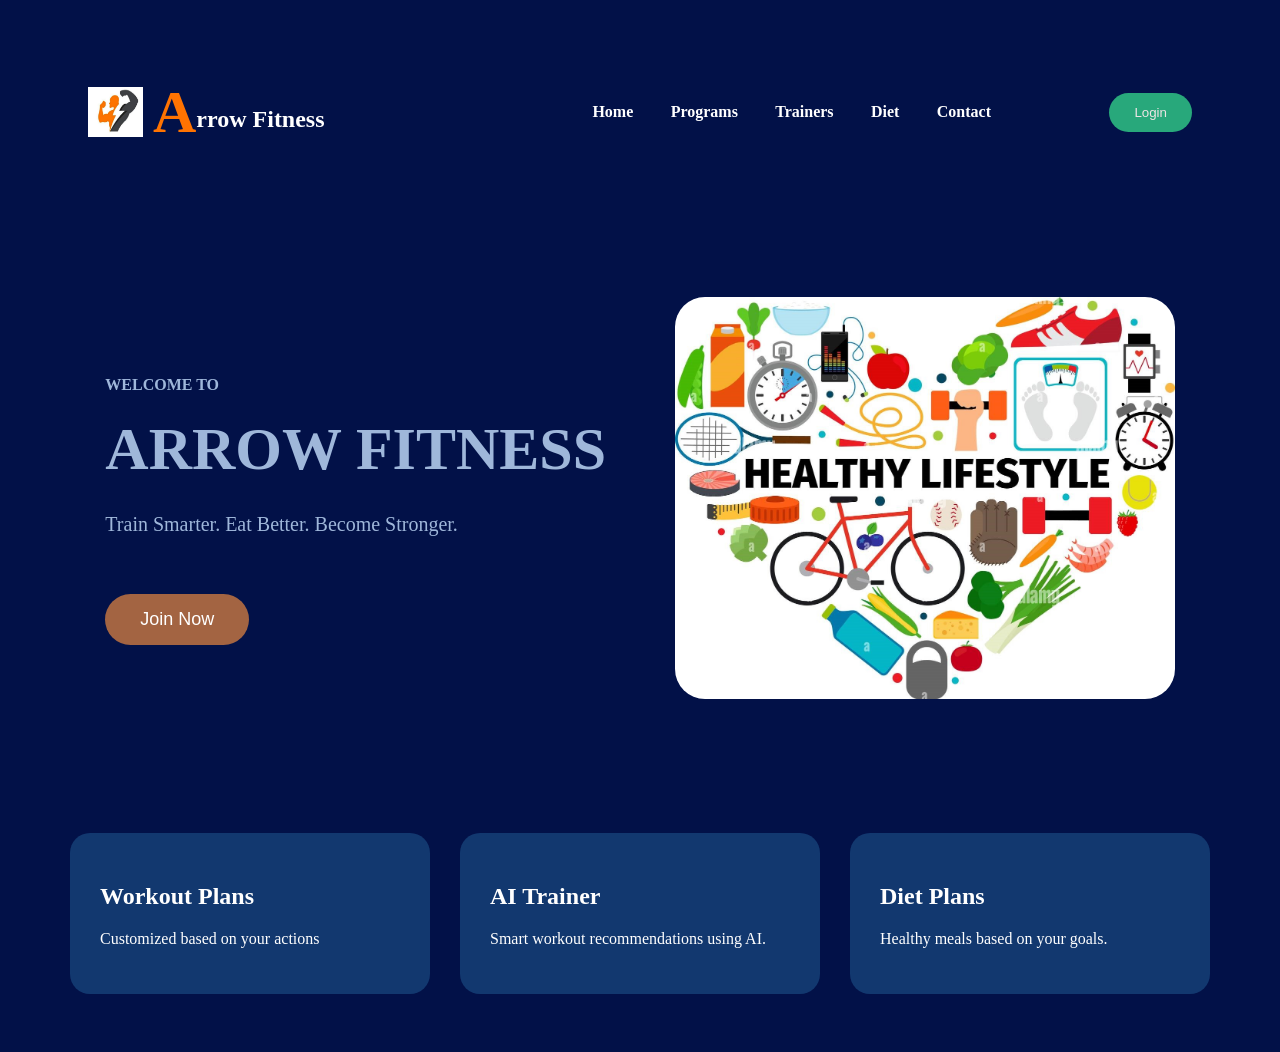
<file: index.html>
<!DOCTYPE html>
<html lang="en">
<head>
    <meta charset="UTF-8">
    <meta name="viewport" content="width=device-width, initial-scale=1.0">
    <title>Fitness Management System</title>
    <link rel="stylesheet" href="styles.css">
    <link rel="icon" href="fitness.png">
</head>
<body> 
    <header>

    <nav class="navbar">

        <div class="logo">

            <img src="fitness.png" width="50" height="50">
             <h1>A</h1>
            <h2>rrow Fitness</h2>

        </div>
        <div  class="list">

            <a href="#">Home</a>

            <a href="#">Programs</a>

            <a href="#">Trainers</a>

            <a href="#">Diet</a>

            <a href="#">Contact</a>

            </div>

        <a href="login.html"><button class="login">Login</button></a>

    </nav>

</header>
<section class="hero">

<div class="content">

<h4>WELCOME TO</h4>

<h1>ARROW FITNESS</h1>

<p>

Train Smarter.

Eat Better.

Become Stronger.

</p>

<button>

Join Now

</button>

</div>

<div class="image">

<img src="healthy.jpg">

</div>

</section>
<section class="cards">

<div class="card">

<h2>Workout Plans</h2>

<p>Customized based on your actions</p>

</div>

<div class="card">

<h2>AI Trainer</h2>

<p>Smart workout recommendations using AI.</p>

</div>

<div class="card">

<h2>Diet Plans</h2>

<p>Healthy meals based on your goals.</p>

</div>

</section>
     

</body>
</html>
</file>
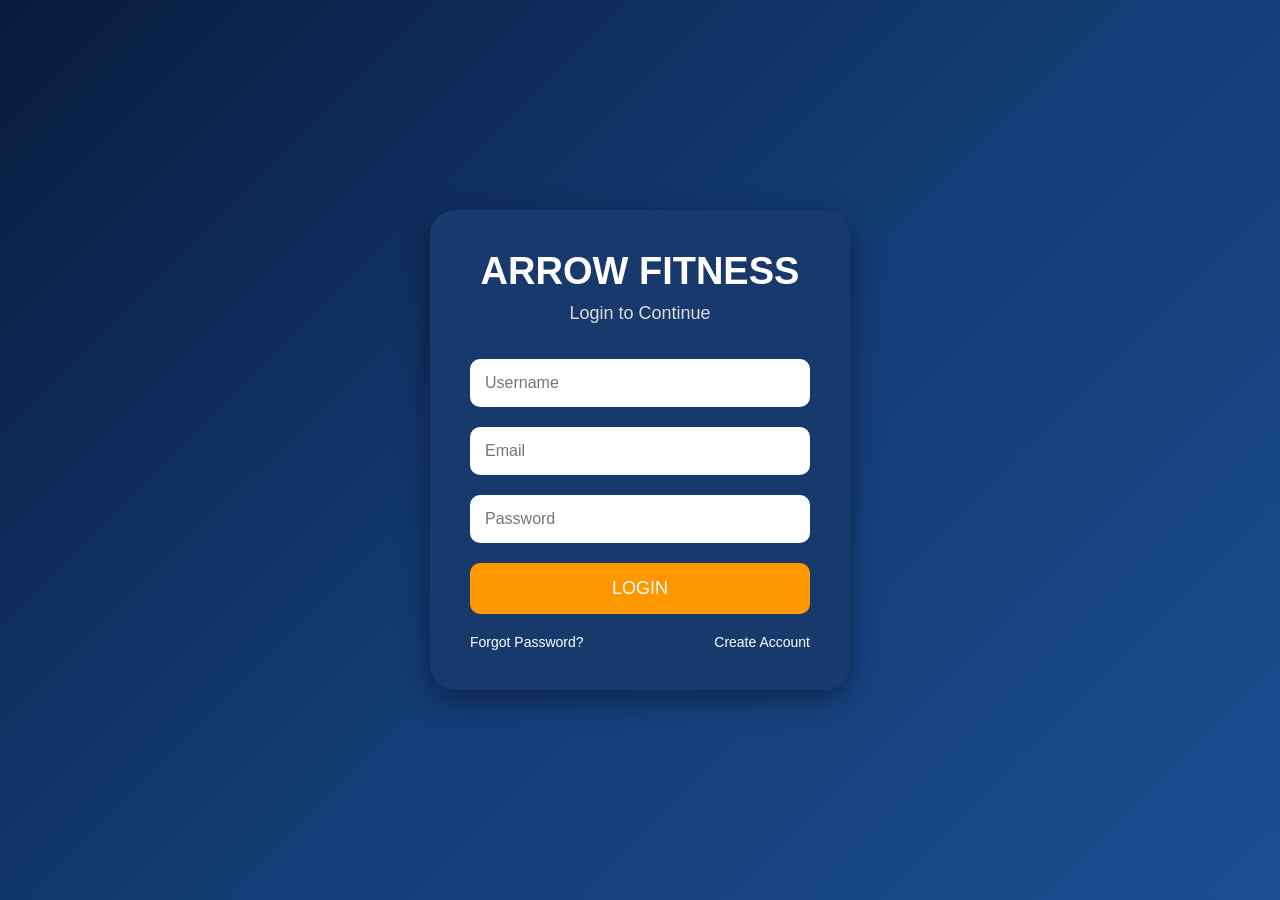
<file: login.html>
<!DOCTYPE html>
<html lang="en">
<head>
    <meta charset="UTF-8">
    <meta name="viewport" content="width=device-width, initial-scale=1.0">
    <title>Login</title>
    <link rel="stylesheet" href="login.css">
</head>
<body>
       <header>

        <nav class="navbar">

    <div class="container">

        <div class="login-box">

            <h1>ARROW FITNESS</h1>

            <p>Login to Continue</p>

            <form action="#">

                <div class="input-box">
                    <input type="text" placeholder="Username" required>
                </div>

                <div class="input-box">
                    <input type="email" placeholder="Email" required>
                </div>

                <div class="input-box">
                    <input type="password" placeholder="Password" required>
                </div>

                <a href="dashboard.html"><button type="submit">LOGIN</button></a>

            </form>

            <div class="extra-links">

                <a href="#">Forgot Password?</a>

                <a href="register.html">Create Account</a>

            </div>

        </div>

    </div>


        </nav>
       
</body>
</html>
</file>
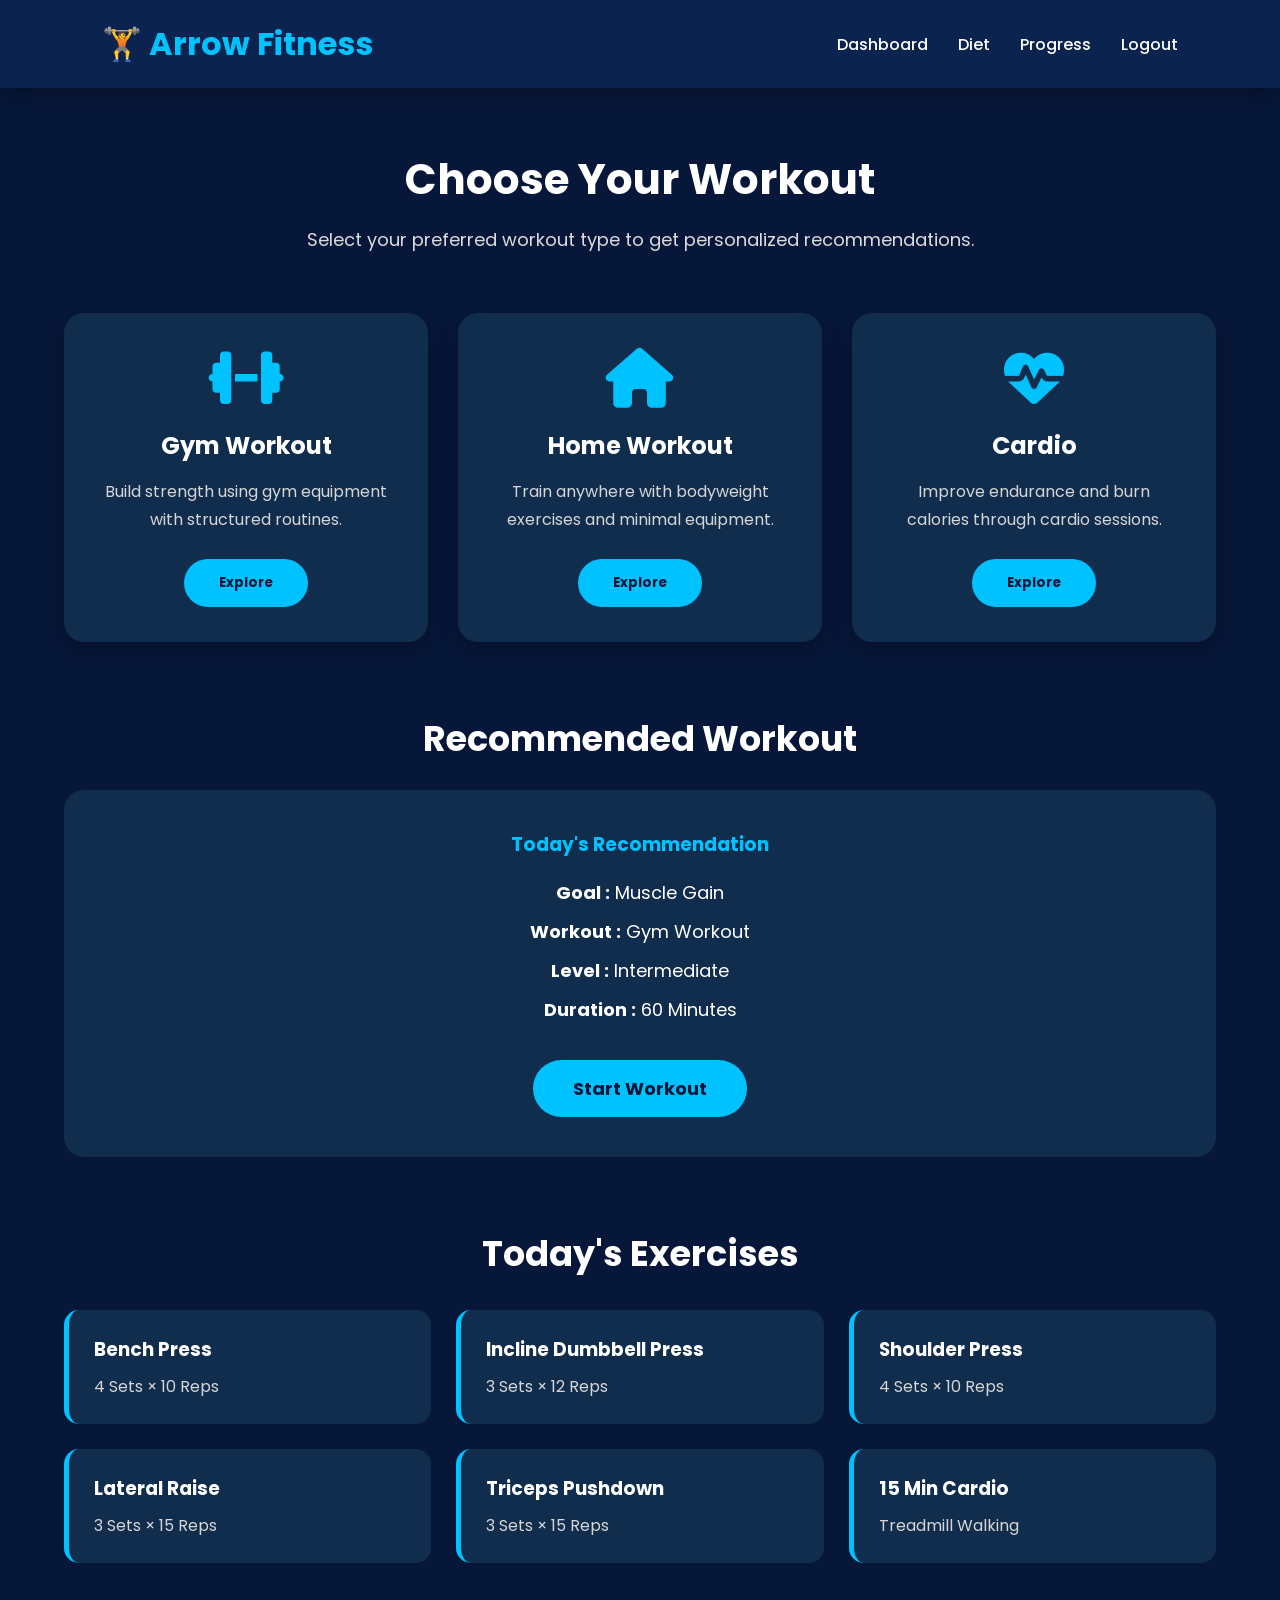
<file: workout.html>
<!DOCTYPE html>
<html lang="en">

<head>

<meta charset="UTF-8">

<meta name="viewport" content="width=device-width, initial-scale=1.0">

<title>Workout Module</title>

<link rel="stylesheet" href="workout.css">

<link href="https://fonts.googleapis.com/css2?family=Poppins:wght@300;400;500;600;700&display=swap" rel="stylesheet">

<link rel="stylesheet"
href="https://cdnjs.cloudflare.com/ajax/libs/font-awesome/6.6.0/css/all.min.css">

</head>

<body>

<header>

<h1>🏋️ Arrow Fitness</h1>

<nav>

<a href="#">Dashboard</a>

<a href="#">Diet</a>

<a href="#">Progress</a>

<a href="#">Logout</a>

</nav>

</header>

<section class="hero">

<h2>Choose Your Workout</h2>

<p>Select your preferred workout type to get personalized recommendations.</p>

</section>

<section class="workout-container">

<div class="workout-card">

<i class="fa-solid fa-dumbbell"></i>

<h2>Gym Workout</h2>

<p>
Build strength using gym equipment with structured routines.
</p>

<button>Explore</button>

</div>

<div class="workout-card">

<i class="fa-solid fa-house"></i>

<h2>Home Workout</h2>

<p>
Train anywhere with bodyweight exercises and minimal equipment.
</p>

<button>Explore</button>

</div>

<div class="workout-card">

<i class="fa-solid fa-heart-pulse"></i>

<h2>Cardio</h2>

<p>
Improve endurance and burn calories through cardio sessions.
</p>

<button>Explore</button>

</div>

</section>

<section class="recommendation">

<h2>Recommended Workout</h2>

<div class="recommend-box">

<h3>Today's Recommendation</h3>

<p><strong>Goal :</strong> Muscle Gain</p>

<p><strong>Workout :</strong> Gym Workout</p>

<p><strong>Level :</strong> Intermediate</p>

<p><strong>Duration :</strong> 60 Minutes</p>

<button>Start Workout</button>

</div>

</section>

<section class="exercise-list">

<h2>Today's Exercises</h2>

<div class="exercise-grid">

<div class="exercise-card">

<h3>Bench Press</h3>

<p>4 Sets × 10 Reps</p>

</div>

<div class="exercise-card">

<h3>Incline Dumbbell Press</h3>

<p>3 Sets × 12 Reps</p>

</div>

<div class="exercise-card">

<h3>Shoulder Press</h3>

<p>4 Sets × 10 Reps</p>

</div>

<div class="exercise-card">

<h3>Lateral Raise</h3>

<p>3 Sets × 15 Reps</p>

</div>

<div class="exercise-card">

<h3>Triceps Pushdown</h3>

<p>3 Sets × 15 Reps</p>

</div>

<div class="exercise-card">

<h3>15 Min Cardio</h3>

<p>Treadmill Walking</p>

</div>

</div>

</section>

</body>

</html>
</file>
<file: styles.css>
body{

    background:#021148;

}
.navbar{

    display:flex;

    justify-content:space-between;

    align-items:center;

    padding:20px 80px;

}
.logo h1{
    font-size: 60px;
    color: #ff7301;
}
.logo h2{
    margin-left: -10px;
    margin-bottom: 5px;
  
}
.logo{

display:flex;

align-items:center;

gap:10px;

color:white;

}
.logo img{

width:55px;

}

.navbar a{

text-decoration:solid;

color:white;

font-weight:bolder;
}
.login{

background:rgb(40, 168, 123);

padding: 12px 25px;

border:black;

border-radius:30px;

color:rgb(237, 229, 229);

cursor:pointer;

}

.login:hover{
    
transform: translateY(-3px);

}
.list{
    display: flex;
    gap: 15%;
}
.hero{

display:flex;

justify-content:space-evenly;

align-items:center;

padding:80px;

}
.content{

width:50%;

color:rgb(159, 183, 218);

}
.content h1{

font-size:60px;

margin:20px 0;

}
.content p{

font-size:20px;

line-height:40px;

}
.content button{

margin-top:30px;

padding:15px 35px;

background:rgb(163, 100, 66);

border:none;

border-radius:40px;

color:white;

font-size:18px;

cursor: pointer;
transition: 0.8s;

}
.image img{

width:500px;
border-radius:30px;
}
.cards{

display:flex;

justify-content:center;

gap:30px;

padding:50px;

}
.card{

background:#12386f;

width:300px;

padding:30px;

border-radius:20px;

color:white;

transition:0.6s;

}
.card:hover{

transform:translatey(-10px);

}
</file>
<file: login.css>
.logo{
    display: flex;

}
.logo h1{
    color: rgb(255, 122, 13);
     font-size: 50px;
     margin-top:1px;
}
.logo h3{
    font-size: 25px;
    margin-top: 23px;
}
*{
    margin:0;
    padding:0;
    box-sizing:border-box;
    font-family:Arial, Helvetica, sans-serif;
}

body{

    display:flex;
    justify-content:center;
    align-items:center;

    height:100vh;

    background:linear-gradient(135deg,#081c3d,#133b74,#1d4d91);
}

.container{

    width:100%;
    display:flex;
    justify-content:center;
    align-items:center;

}

.login-box{

    width:420px;

    background:#17396b;

    padding:40px;

    border-radius:25px;

    box-shadow:0px 10px 30px rgba(0,0,0,0.4);

}

.login-box h1{

    color:white;
    text-align:center;
    margin-bottom:10px;
    font-size:38px;
}

.login-box p{

    color:#dddddd;
    text-align:center;
    margin-bottom:35px;
    font-size:18px;
}

.input-box{

    margin-bottom:20px;
}

.input-box input{

    width:100%;
    padding:15px;

    border:none;

    outline:none;

    border-radius:10px;

    font-size:16px;
}

button{

    width:100%;

    padding:15px;

    border:none;

    border-radius:10px;

    background:#ff9800;

    color:white;

    font-size:18px;

    cursor:pointer;

    transition:0.4s;
}

button:hover{

    background:#ff6f00;

    transform:scale(1.03);
}

.extra-links{

    margin-top:20px;

    display:flex;

    justify-content:space-between;
}

.extra-links a{

    color:white;

    text-decoration:none;

    font-size:14px;
}

.extra-links a:hover{

    text-decoration:underline;
}
</file>
<file: workout.css>
/* ==========================
   RESET
========================== */

*{
    margin:0;
    padding:0;
    box-sizing:border-box;
    font-family:'Poppins',sans-serif;
}

body{

    background:#071739;
    color:white;

}

/* ==========================
   HEADER
========================== */

header{

    display:flex;
    justify-content:space-between;
    align-items:center;
    padding:20px 8%;
    background:#0B234F;
    box-shadow:0 5px 20px rgba(0,0,0,.3);

}

header h1{

    color:#00C2FF;
    font-size:32px;

}

nav{

    display:flex;
    gap:30px;

}

nav a{

    text-decoration:none;
    color:white;
    font-weight:500;
    transition:.3s;

}

nav a:hover{

    color:#00C2FF;

}

/* ==========================
   HERO SECTION
========================== */

.hero{

    text-align:center;
    padding:60px 20px;

}

.hero h2{

    font-size:42px;
    margin-bottom:15px;

}

.hero p{

    color:#dcdcdc;
    font-size:18px;

}

/* ==========================
   WORKOUT CARDS
========================== */

.workout-container{

    width:90%;
    margin:auto;

    display:grid;
    grid-template-columns:repeat(3,1fr);
    gap:30px;

}

.workout-card{

    background:#112D4E;
    border-radius:20px;
    padding:35px;
    text-align:center;
    transition:.4s;
    box-shadow:0 8px 20px rgba(0,0,0,.25);

}

.workout-card:hover{

    transform:translateY(-10px);
    background:#0F4C81;

}

.workout-card i{

    font-size:60px;
    color:#00C2FF;
    margin-bottom:20px;

}

.workout-card h2{

    margin-bottom:15px;

}

.workout-card p{

    line-height:28px;
    color:#d6d6d6;

}

.workout-card button{

    margin-top:25px;

    padding:14px 35px;

    border:none;

    border-radius:30px;

    background:#00C2FF;

    color:#071739;

    font-weight:bold;

    cursor:pointer;

    transition:.3s;

}

.workout-card button:hover{

    background:white;

    transform:scale(1.05);

}

/* ==========================
   RECOMMENDATION
========================== */

.recommendation{

    width:90%;
    margin:70px auto;

}

.recommendation h2{

    margin-bottom:25px;

    text-align:center;

    font-size:35px;

}

.recommend-box{

    background:#112D4E;

    padding:40px;

    border-radius:20px;

    text-align:center;

}

.recommend-box h3{

    color:#00C2FF;

    margin-bottom:20px;

}

.recommend-box p{

    margin:12px 0;

    font-size:18px;

}

.recommend-box button{

    margin-top:25px;

    padding:15px 40px;

    border:none;

    border-radius:30px;

    background:#00C2FF;

    color:#071739;

    font-size:18px;

    font-weight:bold;

    cursor:pointer;

    transition:.3s;

}

.recommend-box button:hover{

    background:white;

    transform:scale(1.05);

}

/* ==========================
   EXERCISE LIST
========================== */

.exercise-list{

    width:90%;

    margin:60px auto;

}

.exercise-list h2{

    text-align:center;

    margin-bottom:30px;

    font-size:35px;

}

.exercise-grid{

    display:grid;

    grid-template-columns:repeat(3,1fr);

    gap:25px;

}

.exercise-card{

    background:#112D4E;

    padding:25px;

    border-radius:15px;

    transition:.3s;

    border-left:5px solid #00C2FF;

}

.exercise-card:hover{

    transform:translateY(-8px);

    background:#0F4C81;

}

.exercise-card h3{

    margin-bottom:10px;

}

.exercise-card p{

    color:#d6d6d6;

}

/* ==========================
   RESPONSIVE
========================== */

@media(max-width:1000px){

.workout-container{

grid-template-columns:repeat(2,1fr);

}

.exercise-grid{

grid-template-columns:repeat(2,1fr);

}

}

@media(max-width:700px){

header{

flex-direction:column;

gap:20px;

}

nav{

flex-wrap:wrap;

justify-content:center;

}

.workout-container{

grid-template-columns:1fr;

}

.exercise-grid{

grid-template-columns:1fr;

}

.hero h2{

font-size:30px;

}

}
</file>
